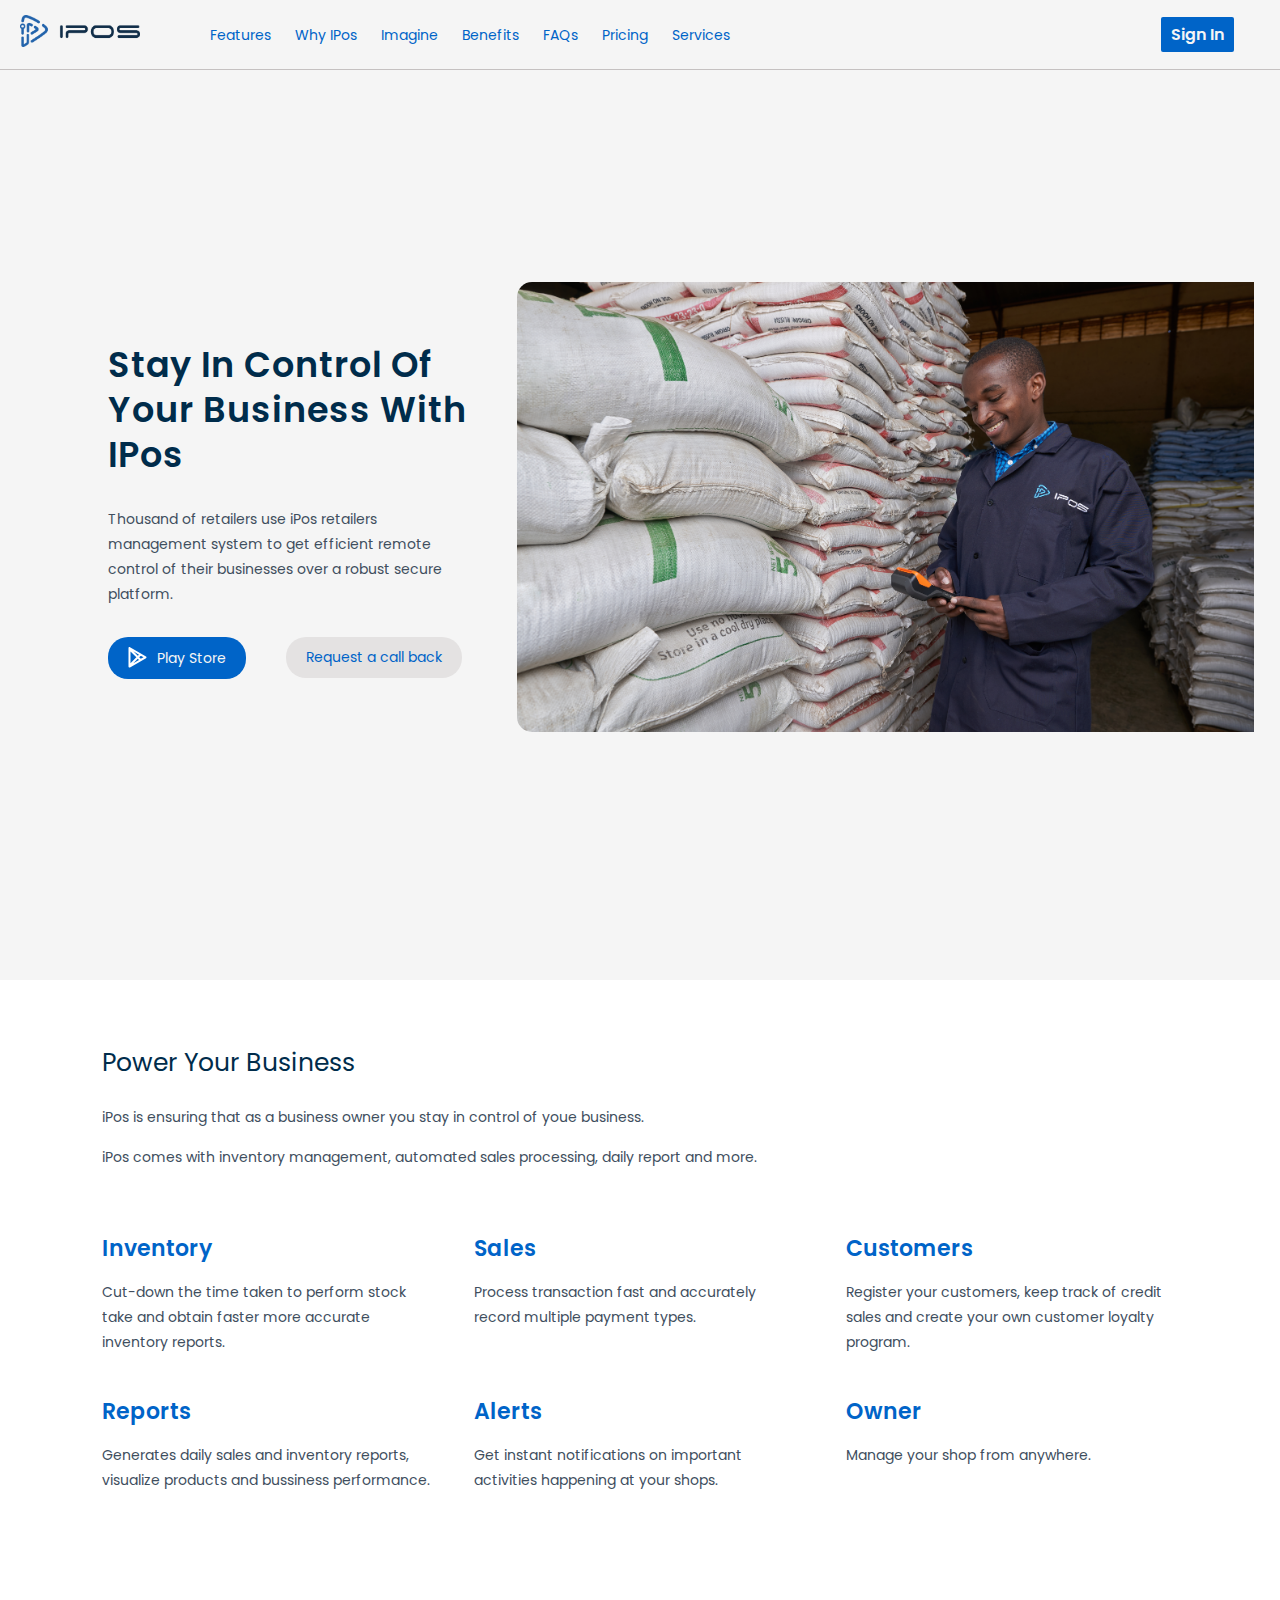
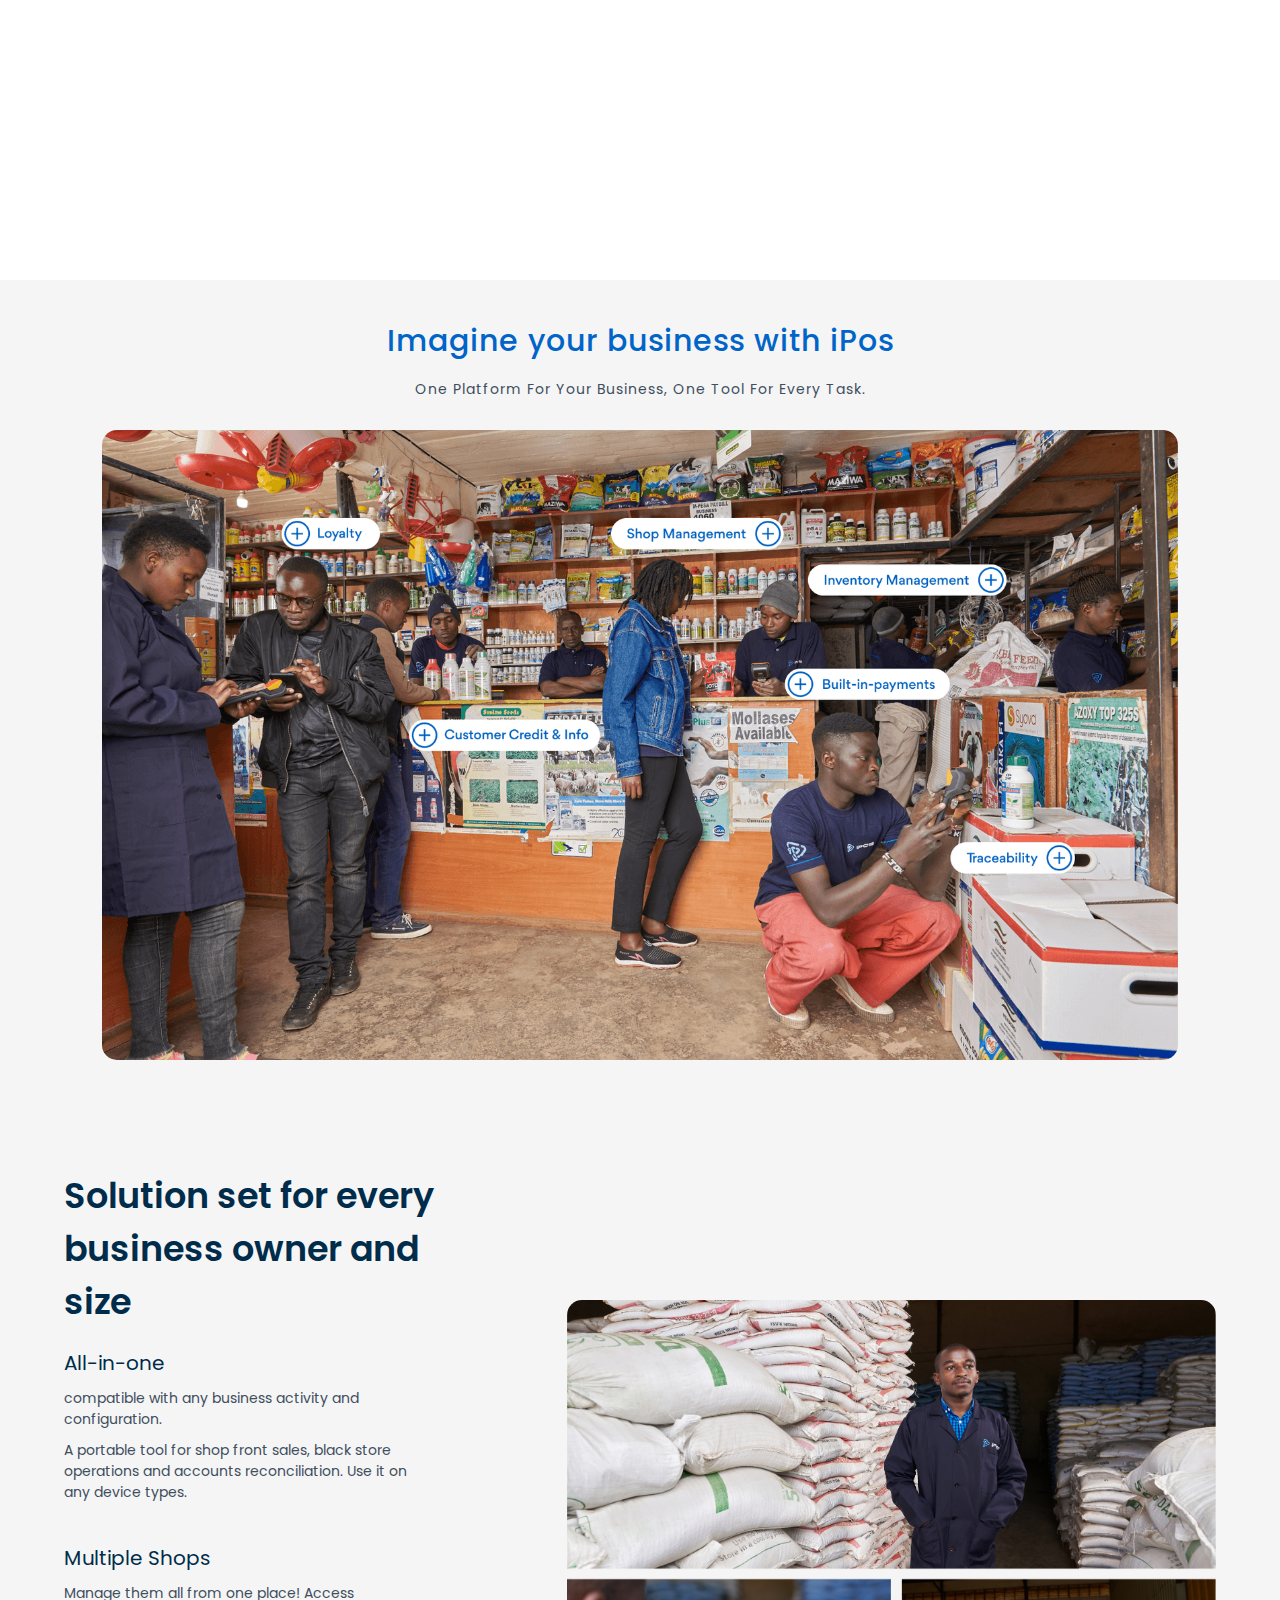
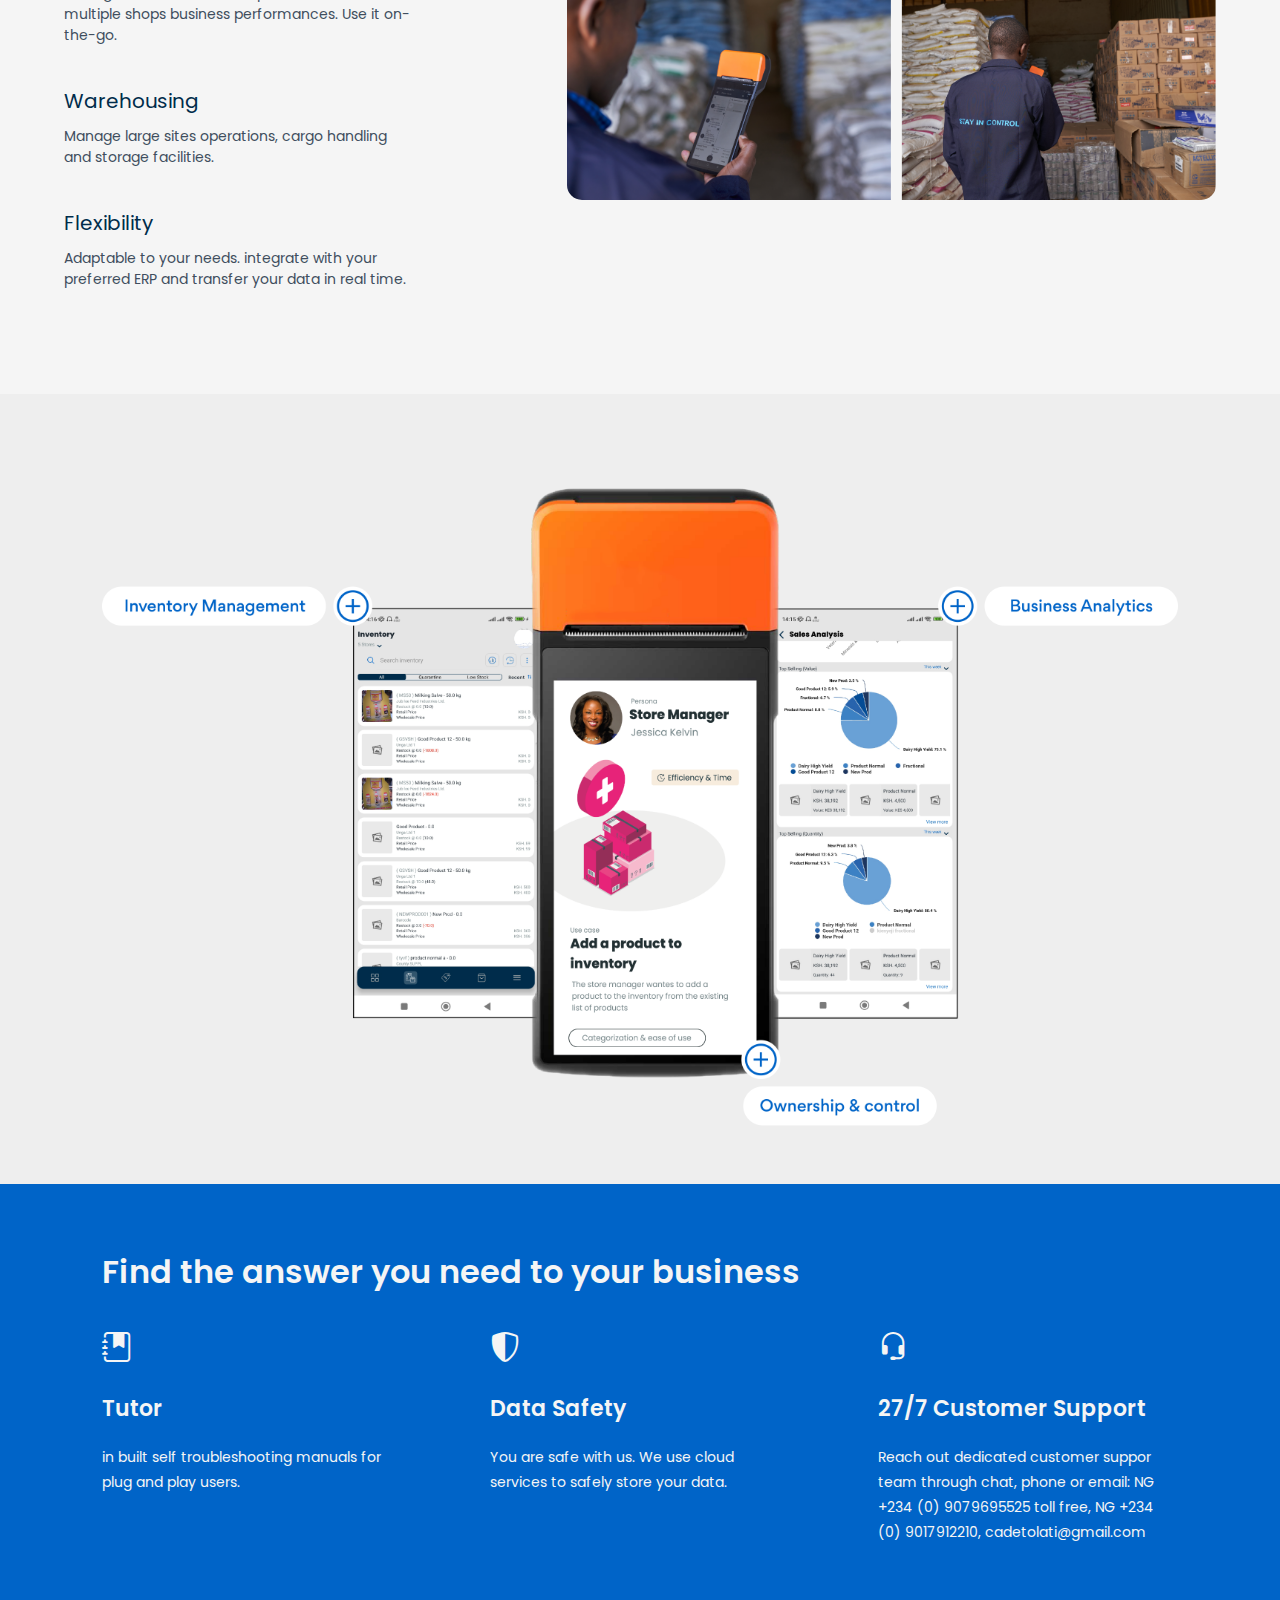
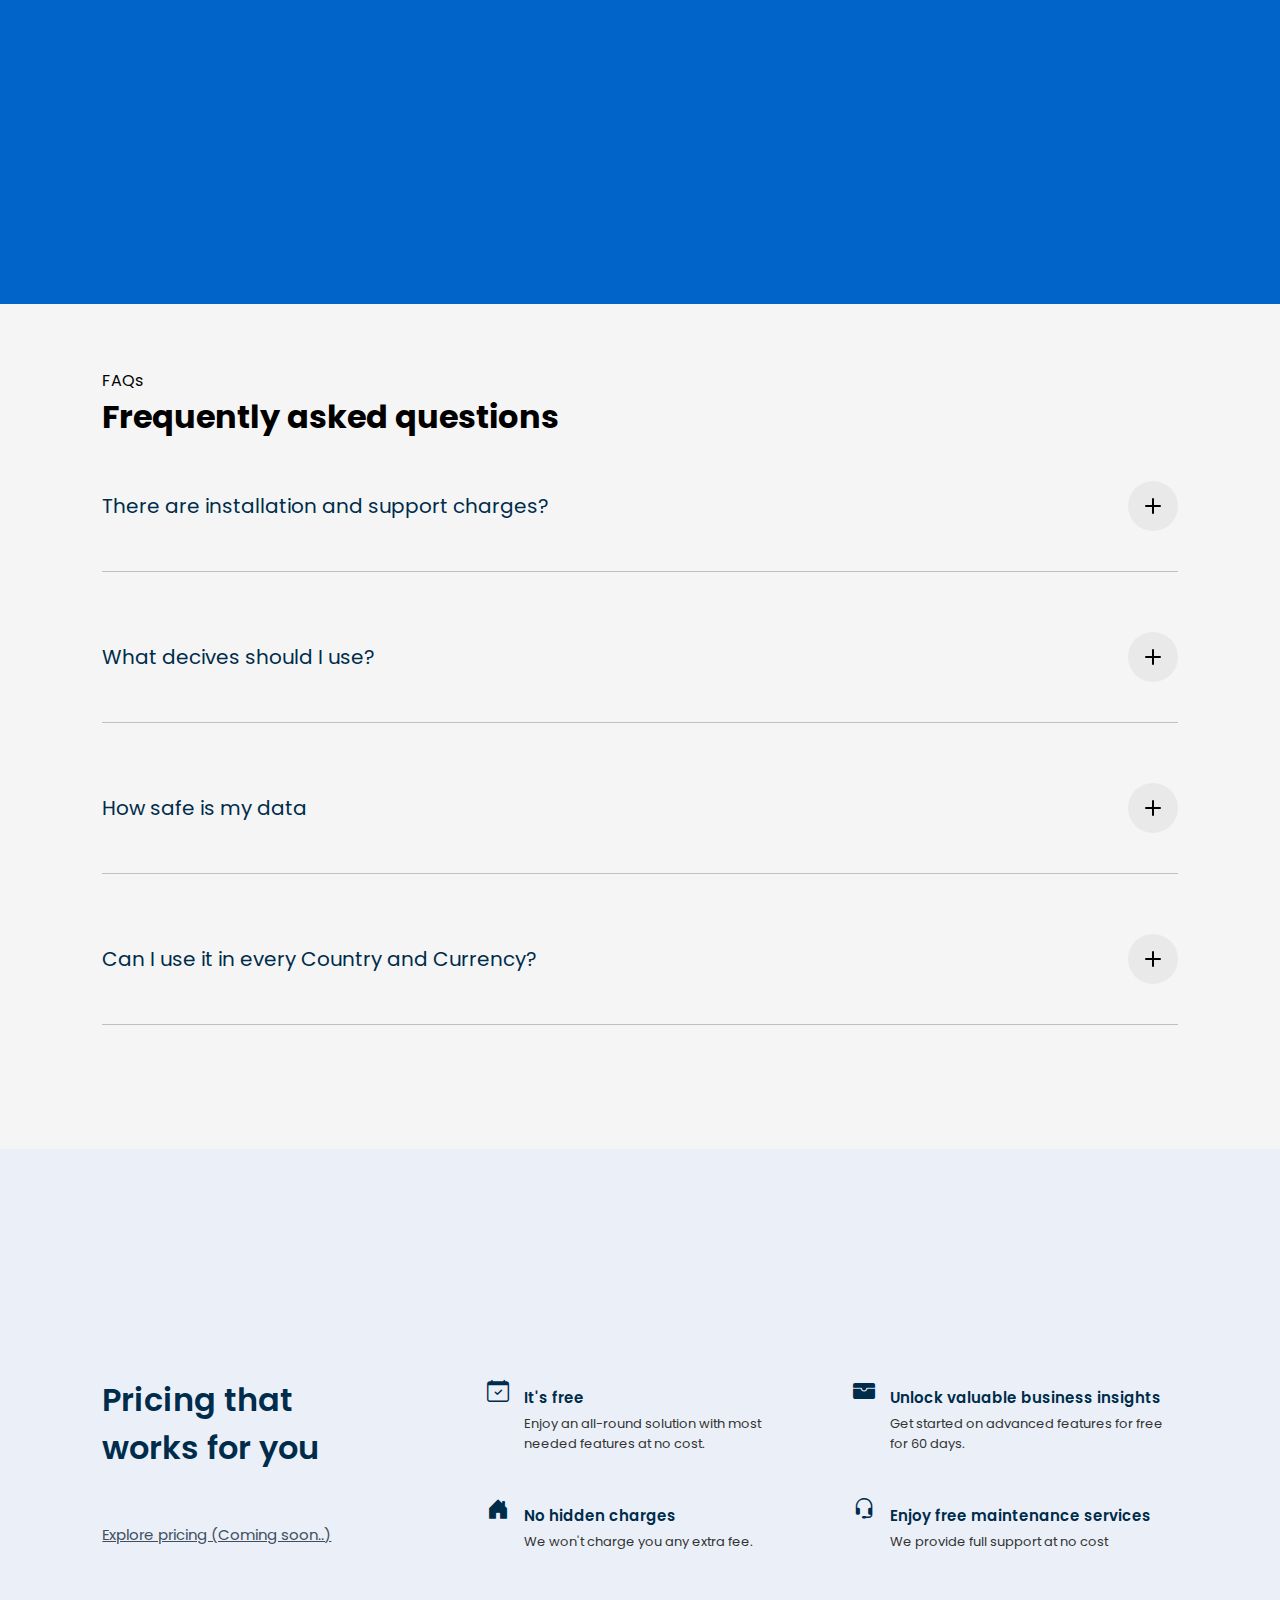
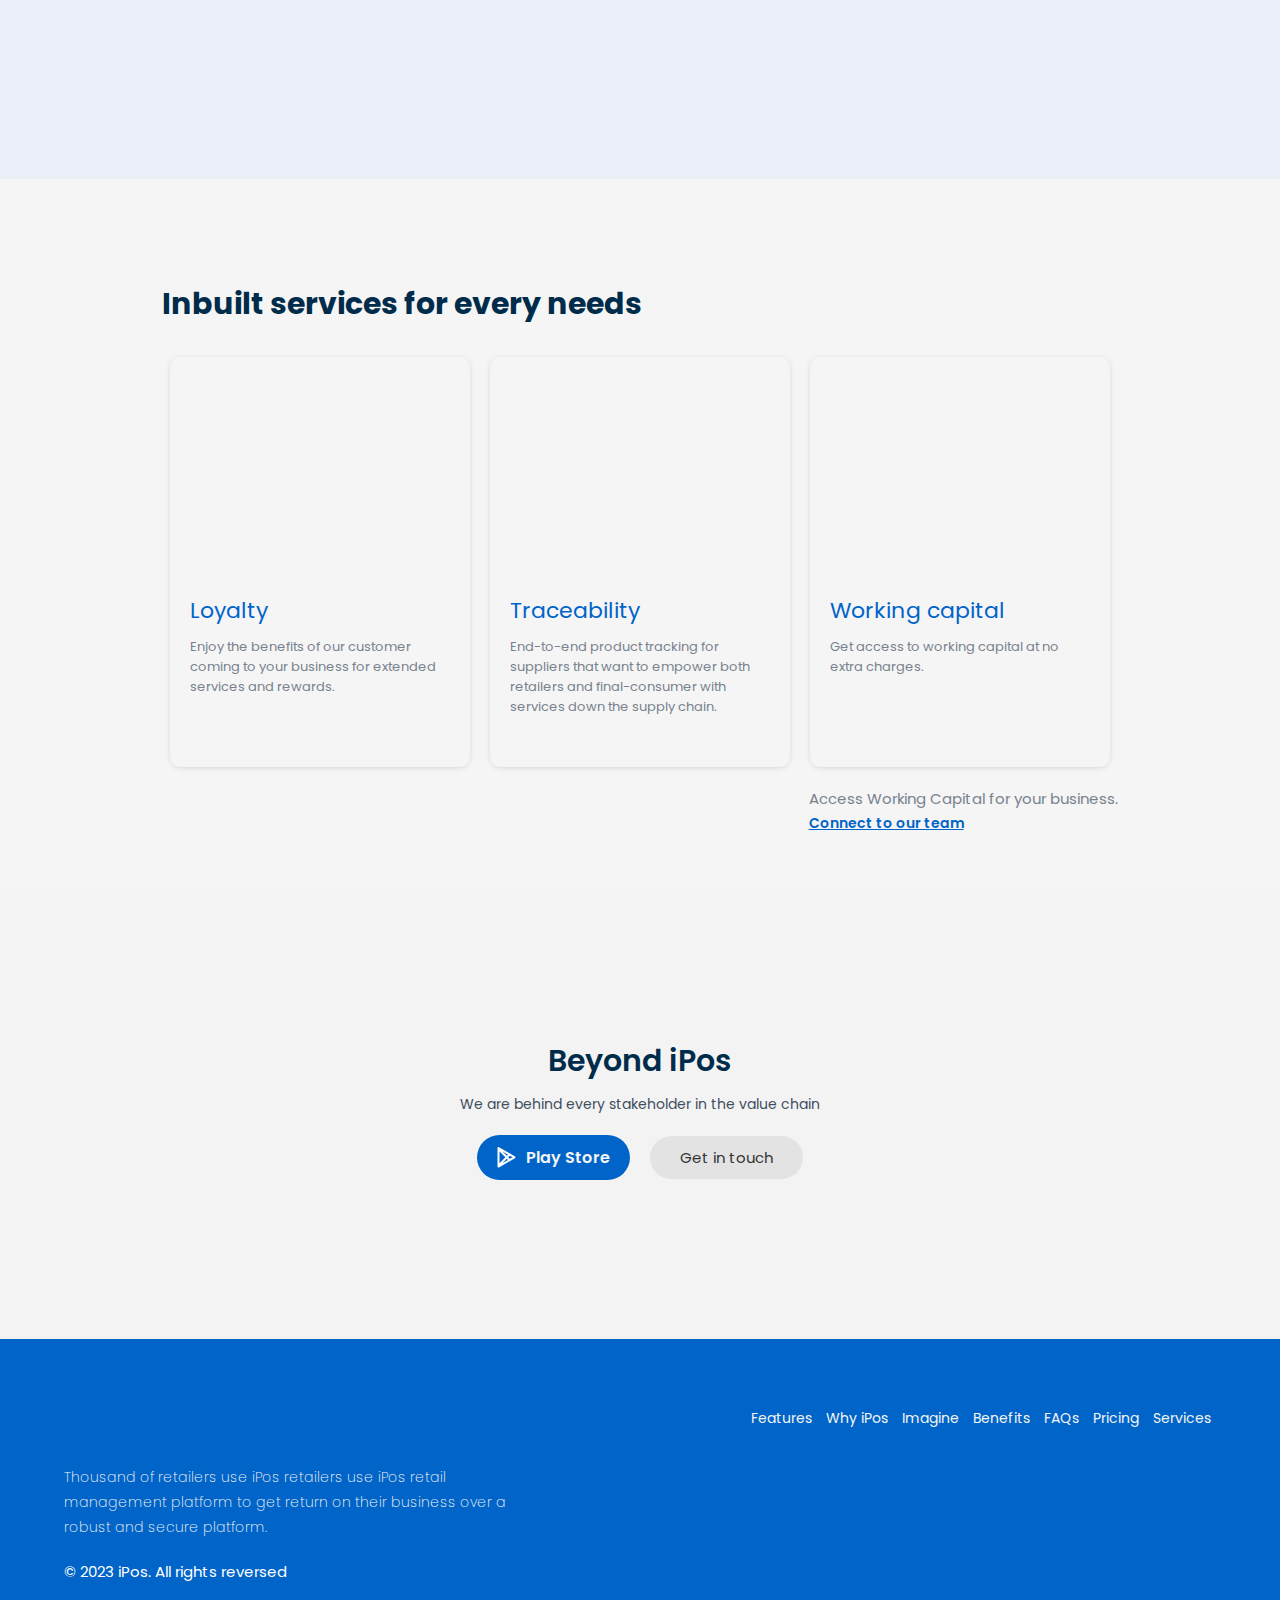
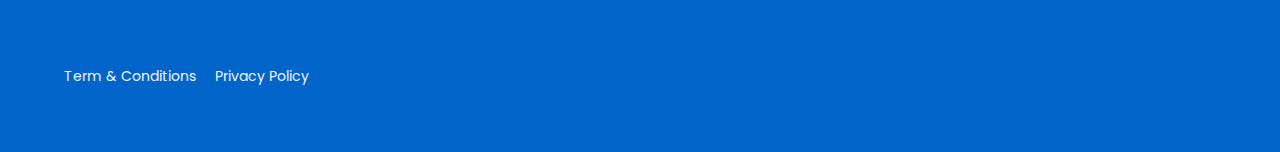
<file: ipos clone/index.html>
<!DOCTYPE html>
<html lang="en">
<head>
  <meta charset="UTF-8">
  <meta name="vham-btniewport" content="width=device-width, initial-scale=1.0">
  <title>stay in control of your business with iPos</title>
  <link rel="icon" href="images/playstoresmallimg.svg" type="image/x-icon">
  <link rel="stylesheet" href="style.css">
  <link rel="preconnect" href="https://fonts.googleapis.com">
<link rel="preconnect" href="https://fonts.gstatic.com" crossorigin>
<link href="https://fonts.googleapis.com/css2?family=Poppins&display=swap" rel="stylesheet">
<link rel="stylesheet" href="https://cdn.jsdelivr.net/npm/bootstrap-icons@1.3.0/font/bootstrap-icons.css">
</head>
<body>


  <nav>
    <div class="logo"><img src="images/ipos-logo.png" alt="logo"></div>
    <div class="hamburger">
      <div class="ham-btn btn1"></div>
      <div class="ham-btn btn2"></div>
      <div class="ham-btn btn3"></div>
    </div>
    <div class="navlist">
      <ul>
        <li><a href="#SECTWO" class="navlinks">features</a></li>
        <li><a href="#SECFOUR" class="navlinks">why iPos</a></li>
        <li><a href="#SECTHREE" class="navlinks">imagine</a></li>
        <li><a href="#SECSIX" class="navlinks">benefits</a></li>
        <li><a href="#SECSEVEN" class="navlinks">FAQs</a></li>
        <li><a href="#SECEIGHT" class="navlinks">Pricing</a></li>
        <li><a href="#SECNINE" class="navlinks">services</a></li>
      </ul>
      <a href="signin.html" target="_blank" class="signuplink">sign in</a>
    </div>
  </nav>

  <section class="section_1">
    <div class="section_1_main_div1">
      <h1>stay in control of your business with iPos</h1>
      <p>Thousand of retailers use iPos retailers management system to get efficient remote control of their
        businesses over a robust secure platform.
      </p>
      <div class="section_1_min_div">
        <a href="https://play.google.com/store/apps/details?id=re.iprocu.newpos&pli=1"><img src="images/playstoresmallimg.svg" alt="">play store</a>
        <a href="">Request a call back</a>
      </div>
    </div>
    <div class="section_1_main_div2">
      <img src="images/happy-ipos-user.png" alt="" loading="lazy">
      <div>

      </div>
    </div>
  </section>
  <section class="section_2" id="SECTWO">
    <div class="section_2_main_div">
      <h2>Power your business</h2>
      <p>iPos is ensuring that  as a business owner you stay in control of youe business.</p>
      <p>iPos comes with inventory management, automated sales processing, daily report and more.</p> 
    </div>
    <div class="section_2_grid">
      <div>
        <h3>Inventory</h3>
        <p>Cut-down the time taken to perform stock take and obtain faster more accurate inventory reports.</p>  
      </div>

      <div>
        <h3>Sales</h3>
        <p>Process transaction fast and accurately record multiple payment types.</p>  
      </div>

      <div>
        <h3>Customers</h3>
        <p>Register your customers, keep track of credit sales and create your own customer loyalty program.</p>  
      </div>

      <div>
        <h3>Reports</h3>
        <p>Generates daily sales and inventory reports, visualize products and bussiness performance.</p>  
      </div>

      <div>
        <h3>Alerts</h3>
        <p>Get instant notifications on important activities happening at your shops.</p> 
      </div>

      <div>
        <h3>Owner</h3>
        <p>Manage your shop from anywhere.</p> 
      </div>

    </div>
  </section>
  <section class="section_3" id="SECTHREE">
    <h3>Imagine your business with iPos</h3>
    <p>one platform for your business, one tool for every task.</p>
    <img src="images/ipos 2.png" alt="" loading="lazy">
  </section>
  <section class="section_4" id="SECFOUR">
    <div class="section_min_div1">
      <h2>Solution set for every business owner and size</h2>

      <div class="section_4_main_div" id="grid_1"> 
        <h3><a href="#">All-in-one</a></h3>
        <p class="first_p">compatible with any business activity and configuration.</p>
        <p>A portable tool for shop front sales, black store operations and accounts reconciliation. Use it on any device types.</p>
      </div>

      <div  class="section_4_main_div" id="grid_2">
        <h3><a href="#">Multiple Shops</a></h3>
        <p>Manage them all from one place! Access multiple shops business performances. Use it on-the-go.</p>
      </div>

      <div  class="section_4_main_div" id="grid_3">
        <h3><a href="">Warehousing</a></h3>
        <p>Manage large sites operations, cargo handling and storage facilities.</p>
      </div>

      <div  class="section_4_main_div" id="grid_4">
        <h3><a href="#">Flexibility</a></h3>
        <p>Adaptable to your needs. integrate with your preferred ERP and transfer your data in real time.</p>
      </div>

    </div>


    <div class="section_min_div2">
      <img src="images/flex1.png" alt="imgagges" id="grid_img" loading="lazy">
    </div>
  </section>
  <section class="section_5">
    <img src="images/ipos-1.png" alt="pos-1 img">
  </section>
  <section class="section_6" id="SECSIX">
    <h1>Find the answer you need to your business</h1>
    <div class="section_6_min_div">
      <div class="section_6_main_div">
        <i class="bi bi-journal-bookmark-fill"></i>
        <h2>tutor</h2>
        <p>in built self troubleshooting manuals for plug and play users.</p>
      </div>
      <div class="section_6_main_div">
        <i class="bi bi-shield-shaded"></i>
        <h2>data safety</h2>
        <p>You are safe with us. We use cloud services to safely store your data.</p>
      </div>
      <div class="section_6_main_div">
        <i class="bi bi-headset"></i>
        <h2>27/7 customer support</h2> 
        <p>Reach out dedicated customer suppor team through chat, phone or email: NG +234 (0) 9079695525 toll free, NG +234 (0) 9017912210, cadetolati@gmail.com</p>
      </div>
    </div>
  </section>

  <section class="section_7" id="SECSEVEN">
    <div class="section_min_div">
      <div class="_7_heading">
        <p>FAQs</p>
        <h1>Frequently asked questions</h1>
      </div>

      <a href="#hidden_div1" class="questions_link">
        <div class="questions_link_main_div">
          <h3>There are installation and support charges?</h3>
          <div><img src="images/plus.svg" alt="plus-icon" id="clicks_img" loading="lazy"></div>
        </div>
        <div class="questions_link_hidden_div" id="hidden_div1">
          <p>No charges. You can access our support team anytime and without cost.</p>
        </div>
      </a>

      <a href="#hidden_div2" class="questions_link">
        <div class="questions_link_main_div">
          <h3>What decives should I use?</h3>
          <div><img src="images/plus.svg" alt="plus-icon" id="clicks_img" loading="lazy"></div>
        </div>
        <div class="questions_link_hidden_div" id="hidden_div2">
          <p>iPos can be used in any Android based devices, of at least 1GB ram. We recommend specific dedicated Pos terminals.</p>
        </div>
      </a>

      <a href="#hidden_div3" class="questions_link">
        <div class="questions_link_main_div">
          <h3>How safe is my data</h3>
          <div><img src="images/plus.svg" alt="plus-icon" id="clicks_img" loading="lazy"></div>
        </div>
        <div class="questions_link_hidden_div" id="hidden_div3">
          <p>We use the latest cloud services technology to ensure  your data are safe and stored indefinitely.</p>
        </div>
      </a>


      <a href="#hidden_div4" class="questions_link">
        <div class="questions_link_main_div">
          <h3>Can I use it in every Country and Currency?</h3>
          <div><img src="images/plus.svg" alt="plus-icon" id="clicks_img" loading="lazy"></div>
        </div>
        <div class="questions_link_hidden_div" id="hidden_div4">
          <p>Yes. Please select your country at login and you are good to go.</p>
        </div>
      </a>


    </div>
  </section>
  <section class="section_8" id="SECEIGHT">
    <div class="section_8_grid">
      <div class="section_8_grid_price_div">
        <h2>Pricing that works for you</h2>
        <a href="#">Explore pricing (Coming soon..)</a>
      </div>

      <div class="section_8_min_grid">
        <div class="section_8_min_grid_subdiv">
          <div><i class="bi bi-calendar-check"></i></div>
          <div>
            <h4>It's free</h4>
            <p>Enjoy an all-round solution with most needed features at no cost.</p>
          </div>
        </div>

        <div class="section_8_min_grid_subdiv">
          <div><i class="bi bi-wallet-fill"></i></div>
          <div>
            <h4>Unlock valuable business insights</h4>
            <p>Get started on advanced features for free for 60 days.</p>
          </div>
        </div>

        <div class="section_8_min_grid_subdiv">
          <div><i class="bi bi-house-door-fill"></i></i></div>
          <div>
            <h4>No hidden charges</h4>
            <p>We won't charge you any extra fee.</p>
          </div>
        </div>

        <div class="section_8_min_grid_subdiv">
          <div><i class="bi bi-headset"></i></div>
          <div>
            <h4>Enjoy free maintenance services</h4>
            <p>We provide full support at no cost</p> 
          </div>
        </div>


      </div>

    </div>
  </section>
  <section class="section9" id="SECNINE">
    <div class="section_9_main_div">
      <h1>Inbuilt services for every needs</h1>
      <div class="section_9_min_div">
        <div class="section_9_min_childs_div">
          <div class="section_9_min_childs_div1">
            <img src="images/ipos3.jpg" alt="iposImg" loading="lazy">
          </div>
          <div class="section_9_min_childs_div2">
            <h2>Loyalty</h2>
            <p>Enjoy the benefits of our customer coming to your business for extended services and rewards.</p>
          </div>
        </div>

        <div class="section_9_min_childs_div">
          <div class="section_9_min_childs_div1">
            <img src="images/ipos4.jpg" alt="iposImg" loading="lazy">
          </div>
          <div class="section_9_min_childs_div2">
            <h2>Traceability</h2>
            <p>End-to-end product tracking for suppliers that want to empower both retailers and final-consumer with services down the supply chain.</p>
          </div>
        </div>
        <div class="section_9_min_childs_div">
          <div class="section_9_min_childs_div1">
            <img src="images/working-capital.jpg" alt="iposImg" loading="lazy">
          </div>
          <div class="section_9_min_childs_div2">
            <h2>Working capital</h2>
            <p>Get access to working capital at no extra charges.</p>
          </div>
        </div>
      </div>
      <div class="section_9_below_div">
        <p>Access Working Capital for your business.</p>
        <a href="#">Connect to our team</a>
      </div>
    </div>
  </section>
  <section class="section10">
    <div class="section_10_min_div">
      <h1>Beyond iPos</h1>
      <p>We are behind every stakeholder in the value chain</p>
      <div class="section_10_min_div_links">
        <a href="https://play.google.com/store/apps/details?id=re.iprocu.newpos&pli=1"><img src="images/playstoresmallimg.svg" alt="playstore">Play Store</a>
        <a href="#">Get in touch</a>
      </div>
    </div>
  </section>
  <footer class="section_11">
    <div class="footer_min_div">
      <div class="footer_main_div1">
        <img src="images/playstore white.svg" alt="playstore" loading="lazy">
        <p class="para_one">Thousand of retailers use iPos retailers use iPos retail management platform to get return on their business over a robust and secure platform.</p>
        <p class="copy_paragrah">	&#169; 2023 iPos. All rights reversed</p>
      </div>
      <div class="footer_main_div2 footer_main_div_2">
        <a href="#">Features</a>
        <a href="#SECFOUR">Why iPos</a>
        <a href="#SECTHREE">Imagine</a>
        <a href="#SECSIX">Benefits</a>
        <a href="#SECSEVEN">FAQs</a>
        <a href="#SECEIGHT">Pricing</a>
        <a href="#SECNINE">Services</a>
      </div>
    </div>
    <div class="conditions_con">
      <a href="#">Term & Conditions</a>
      <a href="#">Privacy Policy</a>
    </div>
  </footer>

  <script src="index.js"></script>
</body>
</html>
</file>
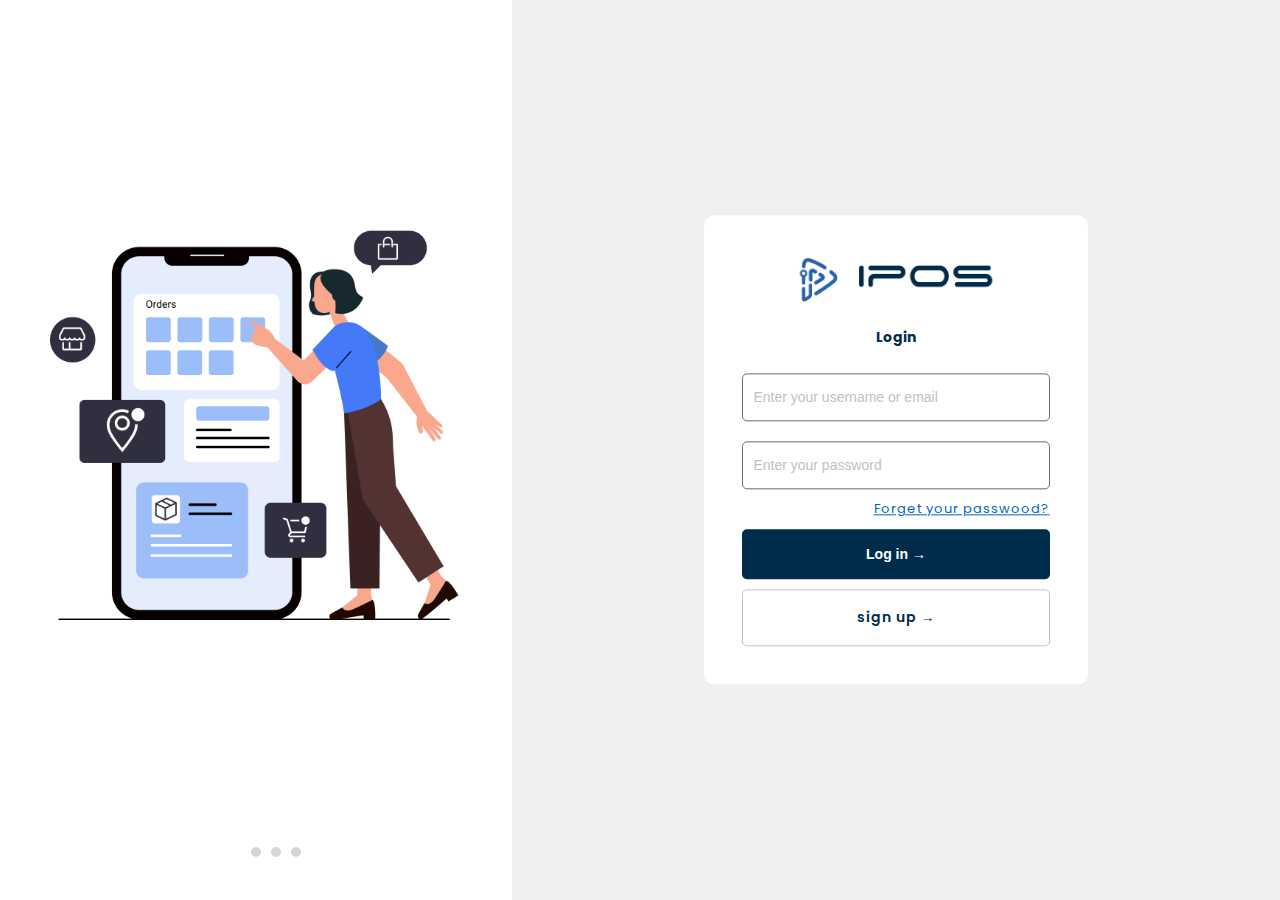
<file: ipos clone/signin.html>
<!DOCTYPE html>
<html lang="en">
<head>
  <meta charset="UTF-8">
  <meta name="viewport" content="width=device-width, initial-scale=1.0">
  <title>iPos</title>
  <link rel="stylesheet" href="signin.css">
  <link rel="preconnect" href="https://fonts.googleapis.com">
<link rel="preconnect" href="https://fonts.gstatic.com" crossorigin>
<link href="https://fonts.googleapis.com/css2?family=Poppins&display=swap" rel="stylesheet">
</head>
<body>
  <section class="container_1">
    <div class="illus-Container">
      <div class="wrapper-illus">

        <div class="slider" id="slide1">
          <img src="images/illust1.png" alt="illustration">
          <h1>Manage your inventory better</h1>
        </div>
  
        <div class="slider" id="slide2">
          <img src="images/illust2.png" alt="illustration">
          <h1>All your activities at one place</h1>
        </div>
  
        <div class="slider" id="slide3">
          <img src="images/illust3.png" alt="illustration">
          <h1>Get insights on sales </h1>
        </div>
     </div>
     <div class="navigator">
      <a class="btn" ></a>
      <a class="btn"></a>
      <a class="btn"></a>
      </div>
    </div>

  </section>
  <section class="wrapper-box">
    <div class="semi-wrapper-box">
      <img src="images/logo_thin-53868078.png" alt="logo">
      <div class="formcontainer">
        <!-- below is the set of form container--> 
        <div class="formCon hiddenform active">
          <form>
            <h2>login</h2>
            <input type="text" placeholder="Enter your username or email">
            <input type="password" placeholder="Enter your password">
            <a href="#" onclick="goToPageTwo()">Forget your passwood?</a>
            <div class="btnCon">
              <button type="submit">Log in &#8594;</button>
              <a onclick="goToPageFour()" id="clickBtn">sign up &#8594;</a>
            </div>
          </form>
        </div>


        <div class="formCon2 hiddenform">
          <form action="">
            <h2>change password</h2>
            <label for="email">email</label>
            <a href="#" class="goToResetByPhone" onclick="goToPageThree()">reset by phone</a>
            <input type="email" placeholder="Enter your email">
            <button type="submit">submit &#8594;</button>
            <a href="#" class="returnFormCon" onclick="returnFormCon()">Go back to login</a>
          </form>
        </div>

        <div class="formCon3 hiddenform">
          <form action="">
            <h2>change password</h2>
            <label for="Phone">Phone</label>
            <a href="#" class="goToResetByEmail" onclick="goToPageTwoCon()">reset by email</a>
            <input type="number" placeholder="Enter your number">
            <button type="submit">submit &#8594;</button>
            <a href="#" class="returnFormCon" onclick="returnToPageOne()">Go back to login</a>
          </form>
        </div>

        <div class="formCon4 hiddenform">
          <form action="">
            <h2>create account</h2>
            <label for="Business">Business name</label>
            <input type="text" placeholder="Wakulima agrovets" name="Business">
            <label for="email">Email address</label>
            <input type="email" placeholder="email@example.com" name="email">
            <label for="phone">phone number</label>
            <div class="phoneCon">
              <select name="country" id="country">
                <option value="kenya">+234</option>
                <option value="kenya">+234</option>
                <option value="kenya">+234</option>
                <option value="kenya">+234</option>
                <option value="kenya">+234</option>
              </select>
              <input type="phone" placeholder="i.e 704664110" name="phone">
            </div>
            <label for="passwood">passwood</label>
            <input type="password" placeholder="passwood" name="passwood">
            <label for="confirm passwood">confirm passwood</label>
            <input type="password" placeholder="confirm passwood" name="confirm passwood">
            <div class="signBtnCon">
              <button>sign up &#8594;</button>
              <a onclick="goToPageOne()" id="goToPageOne">Log in &#8594;</a>
            </div>
          </form>
        </div>

      </div>
    </div>
  </section>

  <script src="signin.js"></script>
</body>
</html>
</file>
<file: ipos clone/style.css>
*{
  margin: 0;
  padding: 0;
  box-sizing: border-box;
}
html{
  scroll-behavior: smooth;
  transition: all 3s;
}
body{
  width: 100%;
  background-color: whitesmoke;
  padding: 0px 0px;
  font-family: 'Poppins', sans-serif;
  min-height: 100vh;
}

nav{
  width: 100%;
  height: 70px;
  background-color: whitesmoke;
  padding: 0px 20px; 
  border-bottom: 1px solid rgb(197, 193, 193);
  display: flex;
  align-items: center;
  justify-content: flex-start;
  z-index: 99;
  position: fixed;
  margin-top: 0px;
  top: 0;
  cursor: pointer;
}
.logo{
  margin-right: 40px;
}
.logo img{
  width: 120px;
}
.hamburger{
  width: 30px;
  height: 30px;
  position: relative;
  margin-right: 20px;
  display: none;
}
.hamburger .ham-btn{
  width: 100%;
  height: 3px;
  background-color: rgb(20, 160, 234);
  margin: 3px;
}
.navlist{
  min-width: 85%;
  display: flex;
  align-items: center;
  justify-content: space-between;
}
.navlist ul{
  line-height: 70px;
  margin-left: 20px;
}
.navlist ul li{
  list-style: none;
  display: inline-block;
  margin: 0px 10px;
} 
.navlist ul li a{
  text-decoration: none;
  font-size: 14px;
  color: #0064C8;
  font-weight: 400;
  text-transform: capitalize;
  position: relative;
  transition: 0.4s;
}

.navlist ul li a::after{
  content: '';
  position: absolute;
  bottom: -2px;
  left: 0%;
  width: 0%;
  background-color: #0064C8;
  height: 3px;
  transition: all 0.4s ease-in-out;
}
.navlist ul li a:hover::after{
width: 100%;
}
.signuplink{
  text-decoration: none;
  text-transform: capitalize;
  font-size: 16px;
  font-weight: 600;
  color: whitesmoke;
  padding: 5px 10px;
  border-radius: 2px;
  transition: 0.4s ease-in-out;
  background-color: #0064C8;
}
.signuplink:hover{
  padding: 10px;
  color: whitesmoke;
  border-radius: 5px;
}
@media screen and (max-width:950px) {
  body{
    width: 100%;
    background-color: whitesmoke;
    padding: 0px 0px;
    font-family: 'Poppins', sans-serif;
    min-height: 100vh;
  }

  nav{
    width: 100%;
    height: 80px;
    background-color: whitesmoke;
    padding: 20px 0px; 
    border-bottom: 1px solid rgb(197, 193, 193);
    display: flex;
    align-items: center;
    justify-content: space-between;
    position: relative;
    position: sticky;
    z-index: 99;
  }
  .logo{
    margin: 0px 20px;
  }
  .logo img{
    width: 120px;
  }
  .hamburger{
    width: 30px;
    height: 30px;
    position: relative;
    margin-right: 20px;
    display: block;
  }
  .hamburger.active .ham-btn:nth-child(2){
    opacity: 0;
    transition: 2s ease-in-out;
  }
  .hamburger.active .ham-btn:nth-child(1){
    transform: translateY(6px) rotate(45deg);
    transition: 2s ease-in-out;
  }
  .hamburger.active .ham-btn:nth-child(3){
    transform: translateY(-6px) rotate(-45deg);
    transition: 2s ease-in-out;
  }
  .navlist{
    width: 100%;
    display: block;
    align-items: center;
    justify-content: space-between;
    height: auto;
    background-color: #0064C8;
    position: absolute;
    top: 80px;
    left: -100%;
    padding: 20px;
    transition: 3s ease-in-out;
  }
  .navlist.active{
    left: 0%;
  }
  .navlist ul{
    line-height: 70px;
    margin-left: 0px;
    margin-bottom: 10px;
  }
  .navlist ul li{
    list-style: none;
    display: block;
    margin: 0px 0px;
    border-bottom: 1px solid rgb(197, 193, 193);
  } 
  .navlist ul li:nth-child(7){
    margin-bottom: 40px;
  }
  .navlist ul li a{
    text-decoration: none;
    font-size: 13px;
    color: whitesmoke;
    font-weight: 400;
    text-transform: capitalize;
    position: relative;
    transition: 0.4s;
  }
  .navlist ul li a::after{
    content: '';
    position: absolute;
    bottom: -2px;
    left: 0%;
    width: 0%;
    background-color: whitesmoke;
    height: 3px;
    transition: all 0.4s ease-in-out;
    border-radius: 10px;
  }
  .navlist ul li a:hover::after{
  width: 100%;
  }
  .signuplink{
    text-decoration: none;
    text-transform: capitalize;
    font-size: 16px;
    font-weight: 600;
    color: whitesmoke;
    transition: 0.4s ease-in-out;
  }
  .signuplink:hover{
    background-color: whitesmoke;
    padding: 10px;
    color: #0064C8;
    border-radius: 5px;
  }
}
/*nav styling ends here****************************************************************************/
/*section1 styling begins here*******************************************************************/
.section_1{
  width: 100%;
  height: 100vh;
  display: flex;
  align-items: center;
  justify-content: flex-end;
  padding: 0px 2%;
  margin-top: 60px;
  margin-bottom: 20px;
}
.section_1_main_div1{
  width: 30%;
  height: auto;
}
.section_1_main_div1 h1{
  font-size: 35px;
  font-weight: 600;
  text-transform: capitalize;
  letter-spacing: 1px;
  line-height: 45px;
  color: #002c4b;
  margin-bottom: 30px;
}
.section_1_main_div1 p{
  line-height: 25px;
  letter-spacing: ;
  font-size: 14px;
  font-weight: 400;
  margin-bottom: 30px;
  color: #404e5e;
}
.section_1_min_div{
  width: 100%;
  display: flex;
  align-items: center;
  justify-content: flex-start;
  gap: 40px;
}
.section_1_min_div a:nth-child(1){
  background-color: #0064C8;
  color: whitesmoke;
  text-decoration: none;
  text-transform: capitalize;
  padding: 10px 20px;
  border-radius: 20px;
  font-size: 14px;
}
.section_1_min_div a:nth-child(1) img{
  margin: 0px 10px -5px 0px;
}
.section_1_min_div a:nth-child(2){
  text-decoration: none;
  padding: 10px 20px;
  border-radius: 20px;
  color: #0064C8;
  font-size: 14px;
  background-color: rgb(228, 226, 226);
}
.section_1_main_div2{
  width: 60%;
  margin-left: 40px;
}
.section_1_main_div2 img{
  width: 100%;
  height: 450px;
  object-fit: cover;
  border-top-left-radius: 15px;
  border-bottom-left-radius: 15px;
}
@media screen and (max-width:950px){
  .section_1{
    width: 100%;
    height: auto;
    display: flex;
    align-items: center;
    justify-content: flex-end;
    padding: 0px 2%;
    margin-top: 60px;
    flex-direction: column;
    gap: 40px;
  }
  .section_1_main_div1{
    width: 100%;
    height: auto;
  }
  .section_1_main_div1 h1{
    font-size: 22px;
    font-weight: 600;
    text-transform: capitalize;
    letter-spacing: 1px;
    line-height: 45px;
    color: #002c4b;
    margin-bottom: 30px;
  }
  .section_1_main_div1 p{
    line-height: 25px;
    letter-spacing: 1px;
    font-size: 13px;
    font-weight: 400;
    margin-bottom: 30px;
    color: #404e5e;
  }
  .section_1_min_div{
    width: 100%;
    display: flex;
    align-items: center;
    justify-content: flex-start;
    gap: 40px;
  }
  .section_1_min_div a:nth-child(1){
    background-color: #0064C8;
    color: whitesmoke;
    text-decoration: none;
    text-transform: capitalize;
    padding: 10px 20px;
    border-radius: 20px;
  }
  .section_1_min_div a:nth-child(2){
    text-decoration: none;
    padding: 10px 20px;
    border-radius: 20px;
    color: #0064C8;
    font-size: 16px;
    background-color: rgb(228, 226, 226);
  }
  .section_1_main_div2{
    width: 100%;
    margin-left: 0px;
  }
  .section_1_main_div2 img{
    width: 100%;
    height: 450px;
    object-fit: cover;
    border-radius: 15px;
  }
}
/*section1 styling ends here*******************************************************************/
/*section2 styling begins here*******************************************************************/
.section_2{
  max-width: 100%;
  height: 100vh;
  padding: 5% 8%;
  background-color: white;
}
.section_2_main_div{
  width: 100%;
  height: auto;
  margin-bottom: 60px;
}
.section_2_main_div h2{
  font-size: 25px;
  font-weight: 400;
  color: #002c4b;
  text-transform: capitalize;
  margin-bottom:20px;
}
.section_2_main_div p{
  font-size: 14px;
  font-weight: 400;
  line-height: 30px;
  color: #404e5e;
  margin-bottom: 10px;
}

.section_2_grid{
  display: grid;
  grid-template-columns: 1fr 1fr 1fr;
  gap: 40px;
}
.section_2_grid div{
  height: auto;
}
.section_2_grid div h3{
  font-size: 22px;
  margin-bottom: 15px;
  font-weight: 600;
  color: #0064C8;
  font-style: normal;
}
.section_2_grid div p{
  font-size: 14px;
  color: #404e5e;
  line-height: 25px;
}
@media screen and (max-width:950px){
  .section_2{
    max-width: 100%;
    height: auto;
    padding: 5% 2%;
    background-color: white;
  }
  .section_2_main_div{
    width: 100%;
    height: auto;
    margin-bottom: 60px;
  }
  .section_2_main_div h2{
    font-size: 22px;
    font-weight: 400;
    color: #002c4b;
    text-transform: capitalize;
    margin-bottom:20px;
  }
  .section_2_main_div p{
    font-size: 13px;
    font-weight: 400;
    line-height: 30px;
    color:#404e5e;
  }
  
  .section_2_grid{
    display: grid;
    grid-template-columns: 1fr;
    gap: 40px;
  }
  .section_2_grid div{
    height: auto;
  }
  .section_2_grid div h3{
    font-size: 22px;
    margin-bottom: 15px;
    font-weight: 600;
    color: #0064C8;
    font-style: normal;
  }
  .section_2_grid div p{
    font-size: 13px;
    color: #404e5e;
    line-height: 25px;
    max-width: 300px;
  }
}
/*section2 styling ends here*******************************************************************/
.section_3{
  max-width: 100%;
  height: auto;
  text-align: center;
  padding: 3% 8%;
}
.section_3 h3{
  font-size: 30px;
  font-weight: 500;
  font-style: normal;
  margin-bottom: 15px;
  color: #0064C8;
  letter-spacing: 1px;
}
.section_3 p{
  font-size: 14px;
  color:#404e5e;
  text-transform: capitalize;
  letter-spacing: 1px;
  margin-bottom: 30px;
}
.section_3 img{
  width: 100%;
  border-radius: 15px;
}
@media screen and (max-width:950px){
  .section_3{
    max-width: 100%;
    height: auto;
    text-align: center;
    padding: 10% 2%;
  }
  .section_3 h3{
    font-size: 20px;
    font-weight: 500;
    font-style: normal;
    margin-bottom: 15px;
    color: #0064C8;
    letter-spacing: 1px;
    text-align: left;
  }
  .section_3 p{
    font-size: 13px;
    color: #404e5e;
    text-transform: capitalize;
    letter-spacing: 1px;
    margin-bottom: 30px;
  }
  .section_3 img{
    width: 100%;
    height: 300px;
    object-fit: cover;
    border-radius: 15px;
  }
}
/*section3 styling ends here*******************************************************************/
.section_4{
  max-width: 100%;
  height: auto;
  padding: 5% 5%;
  display: flex;
  align-items: center;
  justify-content: space-between;
  gap: 40px;
}
.section_min_div1{
  width: 50%;
}
.section_min_div1 h2{
  max-width: 90%;
  font-size: 35px;
  font-weight: 600;
  color: #002c4b;
  margin-bottom: 20px;
}
.section_4_main_div{
  width: auto;
}
.section_4_main_div h3{
  font-size: 20px;
  color: #002c4b;
  font-weight: 400;
  margin-bottom: 10px;
}
.section_4_main_div h3 a{
  text-decoration: none;
  color: #002c4b;
  font-size: 20px;
}
.section_4_main_div:hover a{
  color: #0064C8;
  transition: all 0.3s ease;
}
.section_4_main_div .first_p{
  margin-bottom: 10px;
}
.section_4_main_div p{
  margin-bottom: 40px;
  font-size: 14px;
  color: #404e5e;
  text-align: left;
  max-width: 350px;
}

.section_min_div2{
  width: 70%;
  height: 500px;
}
.section_min_div2 img{
  width: 100%;
  height: 100%;
  object-fit: cover;
  border-radius: 15px;
}
@media screen and (max-width:950px){
  .section_4{
    max-width: 100%;
    height: auto;
    padding: 5% 2%;
    display: flex;
    align-items: center;
    justify-content: center;
    flex-direction: column;
    gap: 40px;
  }
  .section_min_div1{
    width: 100%;
  }
  .section_min_div1 h2{
    max-width: 360px;
    font-size: 22px;
    font-weight: 500;
    color: #002c4b;
    margin-bottom: 30px;
  }
  .section_4_main_div{
    width: auto;
  }
  .section_4_main_div h3{
    font-size: 20px;
    color: #002c4b;
    font-weight: 400;
    margin-bottom: 10px;
  }
  .section_4_main_div h3 a{
    text-decoration: none;
    color: #002c4b;
    font-size: 20px;
  }
  .section_4_main_div:hover a{
    color: #0064C8;
    transition: all 0.3s ease;
  }
  .section_4_main_div .first_p{
    margin-bottom: 10px;
    font-size: 13px;
  }
  .section_4_main_div p{
    margin-bottom: 40px;
    font-size: 13px;
    color: #404e5e;
    text-align: left;
    max-width: 350px;
  }
  
  .section_min_div2{
    width: 100%;
    height: 250px;
  }
  .section_min_div2 img{
    width: 100%;
    height: 100%;
    object-fit: cover;
    border-radius: 15px;
  }
}
/*section4 styling ends here*******************************************************************/
.section_5{
  max-width: 100%;
  height: auto;
  padding: 2% 8%;
  background-color: rgb(238, 238, 238);
}
.section_5 img{
  width: 100%;
  height: auto;
}
@media screen and (max-width:950px){
  .section_5{
    max-width: 100%;
    height: auto;
    padding: 2% 8%;
  }
  .section_5 img{
    width: 100%;
    height: 300px;
    object-fit: cover;
  }
}
/*section5 styling ends here*******************************************************************/
.section_6{
  max-width: 100%;
  height: 80vh;
  background-color: #0064C8;
  padding: 5% 8%;
}
.section_6 h1{
  color: whitesmoke;
  font-size: 32px;
  font-weight: 600;
  margin-bottom: 30px;
}
.section_6_min_div{
  color: whitesmoke;
  display: flex;
  align-items: flex-start;
  justify-content: space-between;
  height: auto;
  gap: 40px;
}
.section_6_main_div{
  max-width: 300px;
  height: auto;
  vertical-align: top;
}
.section_6_main_div i{
  font-size: 30px;
  margin-bottom: 40px;
}
.section_6_main_div h2{
  margin: 20px 0px 20px 0px;
  text-transform: capitalize;
  font-weight: 600;
  font-size: 22px;
}
.section_6_main_div p{
  font-size: 14px;
  line-height: 25px;
}
@media screen and (max-width:950px){
  .section_6{
    max-width: 100%;
    height: auto;
    background-color: #0064C8;
    padding: 10% 2%;
  }
  .section_6 h1{
    color: whitesmoke;
    font-size: 25px;
    font-weight: 600;
    margin-bottom: 30px;
  }
  .section_6_min_div{
    color: whitesmoke;
    display: flex;
    align-items: flex-start;
    justify-content: space-between;
    flex-direction: column;
    height: auto;
    gap: 40px;
  }
  .section_6_main_div{
    max-width: 100%;
    height: auto;
    vertical-align: top;
  }
  .section_6_main_div i{
    font-size: 30px;
    margin-bottom: 40px;
  }
  .section_6_main_div h2{
    margin: 20px 0px 20px 0px;
    text-transform: capitalize;
    font-weight: 600;
    font-size: 20px;
  }
  .section_6_main_div p{
    font-size: 13px;
    line-height: 25px;
  }
}
/*section6 styling ends here*******************************************************************/
.section_7{
  max-width: 100%;
  height: auto;
  padding: 5% 8%;
  margin-bottom: 40px;
}
.section_min_div{
  width: 100%;
}
.section_7_heading{
  margin-bottom: 30px;
  text-align: center;
}
.section_7_heading p{
  color: #0064C8;
  font-weight: 600;
  font-size: 18px;
  margin-bottom: 10px;
}
.section_7_heading h1{
  font-size: 32px;
  font-weight: 600;
  letter-spacing: 1px;
  color: #002c4b;
}

.questions_link{
  width: 100%;
  text-decoration: none;
  color: #002c4b;
  height: auto;
}
.questions_link_main_div{
  width: 100%;
  padding: 40px 0px;
  display: flex;
  align-items: center;
  justify-content: space-between;
  border-bottom: 1px solid rgb(192, 192, 192);
  margin-bottom: 20px;
}
.questions_link_main_div h3{
  flex: 1;
  font-size: 20px;
  font-weight: 400;
}
.questions_link_main_div div{
  width: 50px;
  background-color: rgb(234, 233, 233);
  height: 50px;
  display: flex;
  align-items: center;
  justify-content: center;
  border-radius: 50%;
}
.questions_link_hidden_div{
  display: none;
}
.questions_link_hidden_div p{
  color: #404e5e;
  font-size: 15px;
}
@media screen and (max-width:950px){
  .section_7{
    max-width: 100%;
    height: auto;
    padding: 5% 2%;
    margin-bottom: 40px;
  }
  .section_min_div{
    width: 100%;
  }
  .section_7_heading{
    margin-bottom: 30px;
    text-align: center;
  }
  .section_7_heading p{
    color: #0064C8;
    font-weight: 600;
    font-size: 15px;
    margin-bottom: 10px;
  }
  .section_7_heading h1{
    font-size: 22px;
    font-weight: 600;
    letter-spacing: 1px;
    color: #002c4b;
  }
  
  .questions_link{
    width: 100%;
    text-decoration: none;
    color: #002c4b;
    height: auto;
  }
  .questions_link_main_div{
    width: 100%;
    padding: 40px 0px;
    display: flex;
    align-items: center;
    justify-content: space-between;
    border-bottom: 1px solid rgb(192, 192, 192);
    margin-bottom: 20px;
  }
  .questions_link_main_div h3{
    flex: 1;
    font-size: 16px;
    font-weight: 400;
  }
  .questions_link_main_div div{
    width: 30px;
    background-color: rgb(234, 233, 233);
    height: 30px;
    display: flex;
    align-items: center;
    justify-content: center;
    border-radius: 50%;
  }
  .questions_link_hidden_div{
    display: none;
  }
  .questions_link_hidden_div p{
    color: #404e5e;
    font-size: 14px;
  }
}
/*section7 styling ends here*******************************************************************/
.section_8{
  max-width: 100%;
  height: 70vh;
  padding: 5% 8%;
  background-color: #ebf0f8;
  display: flex;
  align-items: center;
  justify-content: center;
}
.section_8_grid{
  display: grid;
  grid-template-columns: 0.5fr 1fr;
  width: 100%;
  gap: 40px;
}
.section_8_grid_price_div{

}
.section_8_grid_price_div h2{
  font-size: 32px;
  font-weight: 600;
  font-style: normal;
  color: #002c4b;
  margin-bottom: 50px;
  max-width: 250px;
}
.section_8_grid_price_div a{
  color: #404e5e;
  font-size: 15px;
}
.section_8_min_grid{
  display: grid;
  grid-template-columns: 1fr 1fr;
  gap: 40px;
}
.section_8_min_grid_subdiv{
  display: flex;
  align-items: flex-start;
  justify-content: flex-start;
}
.section_8_min_grid_subdiv div:nth-child(1){
  margin-right: 15px;
}
.section_8_min_grid_subdiv div:nth-child(1) i{
  font-size: 22px;
  color: #002c4b;
  margin: 0;
  padding: 0;
}
.section_8_min_grid_subdiv div:nth-child(2){
  padding: 10px 0px 0px 0px;
}
.section_8_min_grid_subdiv div:nth-child(2) h4{
  font-size: 15px;
  color: #002c4b;
  font-weight: 600;
  margin-bottom: 5px;
}
.section_8_min_grid_subdiv div:nth-child(2) p{
  font-size: 13px;
  color: #333333;
}
@media screen and (max-width:950px){
  .section_8{
    max-width: 100%;
    height: auto;
    padding: 8% 2%;
    background-color: #ebf0f8;
    display: flex;
    align-items: center;
    justify-content: center;
  }
  .section_8_grid{
    display: grid;
    grid-template-columns:  1fr;
    width: 100%;
    gap: 40px;
  }
  .section_8_grid_price_div{
  
  }
  .section_8_grid_price_div h2{
    font-size: 32px;
    font-weight: 600;
    font-style: normal;
    color: #002c4b;
    margin-bottom: 50px;
    max-width: 250px;
  }
  .section_8_grid_price_div a{
    color: #404e5e;
    font-size: 15px;
  }
  .section_8_min_grid{
    display: grid;
    grid-template-columns: 1fr;
    gap: 40px;
  }
  .section_8_min_grid_subdiv{
    display: flex;
    align-items: flex-start;
    justify-content: flex-start;
  }
  .section_8_min_grid_subdiv div:nth-child(1){
    margin-right: 15px;
  }
  .section_8_min_grid_subdiv div:nth-child(1) i{
    font-size: 22px;
    color: #002c4b;
    margin: 0;
    padding: 0;
  }
  .section_8_min_grid_subdiv div:nth-child(2){
    padding: 10px 0px 0px 0px;
  }
  .section_8_min_grid_subdiv div:nth-child(2) h4{
    font-size: 15px;
    color: #002c4b;
    font-weight: 600;
    margin-bottom: 5px;
  }
  .section_8_min_grid_subdiv div:nth-child(2) p{
    font-size: 13px;
    color: #333333;
  }
}
/*section8 styling ends here*******************************************************************/
.section9{
  max-width: 100%;
  height: auto;
  padding: 8% 8%;
}
.section_9_main_div{
  width: 100%;
}
.section_9_main_div h1{
  margin-bottom: 30px;
  padding-left: 60px;
  font-size: 30px;
  color: #002c4b;
}
.section_9_min_div{
  display: flex;
  align-items: flex-start;
  justify-content: center;
  gap: 20px;
  margin-bottom: 20px;
}
.section_9_min_childs_div{
  max-width: 300px;
  min-height: 410px;
  box-shadow: 0 1px 6px -2px #bdbdbd;
  border-radius: 10px;
}
.section_9_min_childs_div1{
  width: 100%;
  margin-bottom: 10px;
}
.section_9_min_childs_div1 img{
  width: 100%;
  height: 200px;
  object-fit: cover;
  border-top-left-radius: 10px;
  border-top-right-radius: 10px;
}
.section_9_min_childs_div2{
  padding: 20px;
}
.section_9_min_childs_div2 h2{
  color: #0064C8;
  font-size: 22px;
  font-weight: 400;
  margin-bottom: 10px;
}
.section_9_min_childs_div2 p{
  font-size: 13px;
  color: #78828e;
}
.section_9_below_div{
  float: right;
  margin-right: 60px;
}
.section_9_below_div p{
  font-size: 15px;
  color: #78828e;
  font-weight: 400;
}
.section_9_below_div a{
  color: #0064C8;
  font-size: 14px;
  font-weight: 600;
}
@media screen and (max-width:950px){
  .section9{
    width: 100%;
    height: auto;
    padding: 5% 2%;
  }
  .section_9_main_div{
    width: 100%;
  }
  .section_9_main_div h1{
    margin-bottom: 30px;
    padding-left: 0px;
    font-size: 25px;
    color: #002c4b;
  }
  .section_9_min_div{
    display: flex;
    align-items: flex-start;
    justify-content: center;
    gap: 20px;
    margin-bottom: 20px;
    flex-direction: column;
  }
  .section_9_min_childs_div{
    min-width: 100%;
    min-height: 410px;
    box-shadow: 0 1px 6px -2px #bdbdbd;
    border-radius: 10px;
  }
  .section_9_min_childs_div1{
    width: 100%;
    margin-bottom: 10px;
  }
  .section_9_min_childs_div1 img{
    width: 100%;
    height: 200px;
    object-fit: cover;
    border-top-left-radius: 10px;
    border-top-right-radius: 10px;
  }
  .section_9_min_childs_div2{
    padding: 20px;
  }
  .section_9_min_childs_div2 h2{
    color: #0064C8;
    font-size: 22px;
    font-weight: 400;
    margin-bottom: 10px;
  }
  .section_9_min_childs_div2 p{
    font-size: 13px;
    color: #78828e;
  }
  .section_9_below_div{
    float: none;
    margin-right: 0px;
  }
  .section_9_below_div p{
    font-size: 15px;
    color: #78828e;
    font-weight: 400;
  }
  .section_9_below_div a{
    color: #0064C8;
    font-size: 14px;
    font-weight: 600;
  }
}
/*section9 styling ends here*******************************************************************/
.section10{
  max-width: 100%;
  height: 50vh;
  padding: 8% 8%;
  background-color: #f3f3f3;
  display: flex;
  align-items: center;
  justify-content: center;
}
.section_10_min_div{
  text-align: center;
}
.section_10_min_div h1{
  font-size: 30px;
  color: #002c4b;
  font-weight: 600;
  margin-bottom: 10px;
}
.section_10_min_div p{
  font-size: 14px;
  color: #404e5e;
  font-weight: 400;
  margin-bottom: 10px;
}
.section_10_min_div_links{
  display: flex;
  align-items: center;
  justify-content: center;
}
.section_10_min_div_links a{
  margin: 10px;
}
.section_10_min_div_links a:nth-child(1){
  background-color: #0064C8;
  color: whitesmoke;
  font-size: 16px;
  font-weight: 600;
  padding: 10px 20px;
  border-radius: 30px;
  text-decoration: none;
}
.section_10_min_div_links a:nth-child(1) img{
  margin: 0px 10px -5px 0px;
}
.section_10_min_div_links a:nth-child(2){
  font-size: 15px;
  padding: 10px 30px;
  border-radius: 30px;
  text-decoration: none;
  color: #333333;
  background-color: #e3e3e3;
}
@media screen and (max-width:950px){
  .section10{
    max-width: 100%;
    height: auto;
    padding: 8% 8%;
    background-color: #f3f3f3;
    display: flex;
    align-items: center;
    justify-content: center;
  }
  .section_10_min_div{
    text-align: center;
  }
  .section_10_min_div h1{
    font-size: 25px;
    color: #002c4b;
    font-weight: 600;
    margin-bottom: 10px;
  }
  .section_10_min_div p{
    font-size: 13px;
    color: #404e5e;
    font-weight: 400;
    margin-bottom: 10px;
  }
  .section_10_min_div_links{
    display: flex;
    align-items: center;
    justify-content: center;
  }
  .section_10_min_div_links a{
    margin: 10px;
  }
  .section_10_min_div_links a:nth-child(1){
    background-color: #0064C8;
    color: whitesmoke;
    font-size: 13px;
    font-weight: 600;
    padding: 10px 30px;
    border-radius: 30px;
    text-decoration: none;
  }
  .section_10_min_div_links a:nth-child(2){
    font-size: 13px;
    padding: 10px 30px;
    border-radius: 30px;
    text-decoration: none;
    color: #333333;
    background-color: #e3e3e3;
  }
}
/*section10 styling ends here*******************************************************************/
.section_11{
  max-width: 100%;
  height: auto;
  padding: 5% 5%;
  background-color: #0064C8;
}
.footer_min_div{
  display: flex;
  align-items: flex-start;
  justify-content: space-between;
  gap: 10px;
  margin-bottom: 60px;
}
.footer_main_div1{
  width: 450px;
}
.footer_main_div1 img{
  width: 40px;
  height: 40px;
  object-fit: cover;
  margin-bottom: 15px;
}
.footer_main_div1 .para_one {
  font-size: 14px;
  font-weight: 200;
  margin-bottom: 20px;
  max-width: 100%;
  line-height: 25px;
  color: whitesmoke;
}
.copy_paragrah{
  font-size: 15px;
  font-weight: 400;
  color: white;
}
.footer_main_div_2 a{
  display: inline-block;
  padding: 5px;
  text-decoration: none;
  color: whitesmoke;
  font-size: 14px;
  height: 200px;
}
.footer_main_div_2 a:hover{
  opacity: 0.5;
  transition: 0.4s ease;
}
.conditions_con{
}
.conditions_con a{
  margin-right: 15px;
  font-size: 14px;
  color: whitesmoke;
  font-weight: 400;
  text-decoration: none;
}
.conditions_con a:hover{
  opacity: 0.5;
  transition: 0.4s ease;
}
@media screen and (max-width:950px){
  .section_11{
    max-width: 100%;
    height: auto;
    padding: 5% 5%;
    background-color: #0064C8;
  }
  .footer_min_div{
    display: flex;
    align-items: flex-start;
    justify-content: space-between;
    flex-direction: column;
    gap: 40px;
    margin-bottom: 60px;
  }
  .footer_main_div1{
    width: 100%;
  }
  .footer_main_div1 img{
    width: 40px;
    height: 40px;
    object-fit: cover;
    margin-bottom: 15px;
  }
  .footer_main_div1 .para_one {
    font-size: 14px;
    font-weight: 200;
    margin-bottom: 20px;
    max-width: 100%;
    line-height: 25px;
    color: whitesmoke;
    height: auto;
  }
  .copy_paragrah{
    font-size: 15px;
    font-weight: 400;
    color: white;
  }
  .footer_main_div_2 a{
    display: inline-block;
    padding: 5px;
    text-decoration: none;
    color: whitesmoke;
    font-size: 14px;
    height: 50px;
  }
  .footer_main_div_2 a:hover{
    opacity: 0.5;
    transition: 0.4s ease;
  }
  .conditions_con{
  }
  .conditions_con a{
    margin-right: 15px;
    font-size: 14px;
    color: whitesmoke;
    font-weight: 400;
    text-decoration: none;
  }
  .conditions_con a:hover{
    opacity: 0.5;
    transition: 0.4s ease;
  }
}
</file>
<file: ipos clone/signin.css>
*{
  margin: 0px;
  padding: 0px;
  box-sizing: border-box;
}
body{
  max-width: 100%;
  height: 100vh;
  font-family: 'Poppins', sans-serif;
  display: flex;
  align-items: center;
  justify-content: center;
  background-color: rgb(239, 239, 239);
}
.container_1{
  width: 40%;
  height: 100vh;
  padding: 3% 10px;
  background-color: white;
}
.illus-Container{
  width: 100%;
  height: 100%;
  background-color: white;
  position: relative;
  border-radius: 5px;
  padding: 20px;
}
.wrapper-illus{
  width: 100%;
  height: 100%;
  position: relative;
  display: flex;
  flex-direction: row;
  overflow-x: auto;
  justify-content: space-between;
  scroll-snap-type: x mandatory;
  scroll-behavior: smooth;
  background-color: white;
}
.wrapper-illus::-webkit-scrollbar{
  display: none;
}
.slider{
  min-width: 100%;
  height: 100%;
  padding: 20px;
}
.slider img{
  width: 100%;
  height: 90%;
  object-fit: contain;
  text-align: center;
}
.slider h1{
  max-width: 250px;
  margin: 0px auto;
  text-align: center;
  color: white;
}

.navigator{
  width: 100%;
  height: auto;
  display: flex;
  align-items: center;
  justify-content: center;
  text-align: center;
  position: absolute;
}
.navigator .btn{
  width: 10px;
  height: 10px;
  background-color: rgb(214, 214, 214);
  border-radius: 50%;
  margin:  5px;
  transition: 0.2s ease-in;
}

.navigator .btn:hover{
  background-color: #002c4b;
}













.wrapper-box{
  width: 60%;
  height: 100vh;
  position: relative;
  overflow: hidden;
}
.semi-wrapper-box{
  background-color: white;
  width: 50%;
  padding: 5%;
  text-align: center;
  border-radius: 10px;
  position: absolute;
  height: auto;
  top: 50%;
  left: 50%;
  transform: translate(-50%, -50%);
}
.semi-wrapper-box img{
  max-width: 200px;
}
.formcontainer{
  width: 100%;
  cursor: pointer;
  display: flex;
  align-items: center;
  justify-content: center;
}
form{
  width: 100%;
  height: auto;
}
.formCon{
}
.formCon h2{
  color: #002c4b;
  font-size: 14px;
  margin: 15px 0px;
  text-align: center;
  text-transform: capitalize;
}
.formCon input{
  width: 100%;
  padding: 14px 10px;
  margin: 10px 0px;
  font-size: 16px;
  color: #002c4b;
  border-radius: 5px;
  color: rgb(108, 108, 108);
  border: 1px solid rgb(108, 108, 108);
}
.formCon input::placeholder{
  color: rgb(193, 193, 193);
  font-size: 14px;
}
.formCon input:focus{
  outline: 1px solid #0064C8;
  border-radius: 5px;
  border: none;
}
.formCon a{
  float: right;
  font-size: 13px;
  color: #0064C8;
  letter-spacing: 1px;
}
.btnCon button{
  width: 100%;
  padding: 17px 0px;
  margin: 10px 0px;
}
.btnCon button:nth-child(1){
  background-color: #002c4b;
  color: white;
  border: none;
  border-radius: 5px;
  font-size: 14px;
  font-weight: 600;
  
}
.btnCon button:nth-child(2){
  color: #002c4b;
  background-color: transparent;
  border: 1px solid rgb(193, 193, 193);
  border-radius: 5px;
  font-weight: 600;
  font-size: 14px;
}
#clickBtn{
  color: #002c4b;
  background-color: transparent;
  border: 1px solid rgb(193, 193, 193);
  border-radius: 5px;
  font-weight: 600;
  font-size: 14px;
  text-align: center;
  width: 100%;
  padding: 17px 0px;
  display: block;
}
/********************************************************/
.formCon2{
}
.formCon2 h2{
  font-size: 14px;
  color: #002c4b;
  margin: 15px 0px;
}
.formCon2 label{
  text-align: left;
  float: left;
  margin: 0px 0px;
  text-transform: capitalize;
  color: rgb(108, 108, 108);
}
.formCon2 input{
  width: 100%;
  margin: 10px 0px 25px 0px;
  padding: 13px 10px;
  font-size: 16px;
  color: #002c4b;
  border-radius: 5px;
  color: rgb(108, 108, 108);
  border: 1px solid rgb(108, 108, 108);
}
.formCon2 input:focus{
  outline: 1px solid #0064C8;
  border: none;
}
.formCon2 .goToResetByPhone{
  float: right;
  color: #0064C8;
  font-size: 14px;
  text-transform: capitalize;
}
.formCon2 button{
  width: 100%;
  padding: 17px 0px;
  background-color: #002c4b;
  color: white;
  border: none;
  border-radius: 5px;
  margin: 10px 0px 25px 0px;
}
.returnFormCon{
  float: left;
  color: #0064C8;
  font-size: 14px;
  text-transform: capitalize;
}
/************************************************************************************/
.formCon3{
}
.formCon3 h2{
  font-size: 14px;
  color: #002c4b;
  margin: 15px 0px;
}
.formCon3 label{
  text-align: left;
  float: left;
  margin: 0px 0px;
  text-transform: capitalize;
  color: rgb(108, 108, 108);
}
.formCon3 input{
  width: 100%;
  margin: 10px 0px 25px 0px;
  padding: 13px 10px;
  font-size: 16px;
  color: #002c4b;
  border-radius: 5px;
  color: rgb(108, 108, 108);
  border: 1px solid rgb(108, 108, 108);
}
.formCon3 input:focus{
  outline: 1px solid #0064C8;
  border: none;
}
.formCon3 .goToResetByEmail{
  float: right;
  color: #0064C8;
  font-size: 14px;
  text-transform: capitalize;
}
.formCon3 button{
  width: 100%;
  padding: 17px 0px;
  background-color: #002c4b;
  color: white;
  border: none;
  border-radius: 5px;
  margin: 10px 0px 25px 0px;
}
.returnFormCon{
  float: left;
  color: #0064C8;
  font-size: 14px;
  text-transform: capitalize;
}
/********************************************************************************/
.formCon4{
}
.formCon4 h2{
  font-size: 14px;
  color: #002c4b;
  margin: 15px 0px;
}
.formCon4 label{
  text-align: left;
  float: left;
  margin: 5px 0px;
  text-transform: capitalize;
  color: rgb(108, 108, 108);
  font-size: 14px;
}
.formCon4 input{
  width: 100%;
  margin:  0px 0px 15px 0px;
  padding: 13px 10px;
  font-size: 16px;
  color: #002c4b;
  border-radius: 5px;
  color: rgb(108, 108, 108);
  border: 1px solid rgb(108, 108, 108);
}
.formCon4 input:focus{
  outline: 1px solid #0064C8;
  border: none;
}
.phoneCon{
  width: 100%;
  display: flex;
  align-items: center;
  justify-content: center;
  border: 1px solid rgb(108, 108, 108);
  border-radius: 5px;
  margin-bottom: 10px;
}
.phoneCon select{
  height: auto;
  border: none;
  padding: 2px;
  outline: none;
  border-right: 1px solid rgb(108, 108, 108);
}
.phoneCon input{
  height: 100%;
  flex: 1;
  margin: 0%;
  border: none;
}
.signBtnCon button{
  width: 100%;
  padding: 17px 0px;
  margin: 10px 0px;
}
.signBtnCon button:nth-child(1){
  background-color: #002c4b;
  color: white;
  border: none;
  border-radius: 5px;
  font-size: 14px;
  font-weight: 600;
  
}
.signBtnCon button:nth-child(2){
  color: #002c4b;
  background-color: transparent;
  border: 1px solid rgb(193, 193, 193);
  border-radius: 5px;
  font-weight: 600;
  font-size: 14px;
}
#goToPageOne{
  color: #002c4b;
  background-color: transparent;
  border: 1px solid rgb(193, 193, 193);
  border-radius: 5px;
  font-weight: 600;
  font-size: 14px;
  width: 100%;
  padding: 17px 0px;
  display: block;
}
/******************************************************************************/
.hiddenform{
  display: none;
}
.active{
  display: block;
}
@media screen and (max-width:900px){
  body{
    max-width: 100%;
    height: 100vh;
    font-family: 'Poppins', sans-serif;
    display: block;
    align-items: center;
    justify-content: center;
    background-color: #f4f9fd;
    padding: 0px 6%;
  }
  .container_1{
    width: 40%;
    height: 100vh;
    padding: 0% 10px;
    background-color: white;
    display: none;
  }

  .wrapper-box{
    width: 100%;
    height: 100vh;
    position: relative;
    overflow: hidden;
  }
  .semi-wrapper-box{
    background-color: white;
    width: 100%;
    max-height: 100%;
    padding: 15% 5%;
    text-align: center;
    border-radius: 10px;
    position: absolute;
    height: auto;
    top: 50%;
    left: 50%;
    transform: translate(-50%, -50%);
  }
}
</file>
